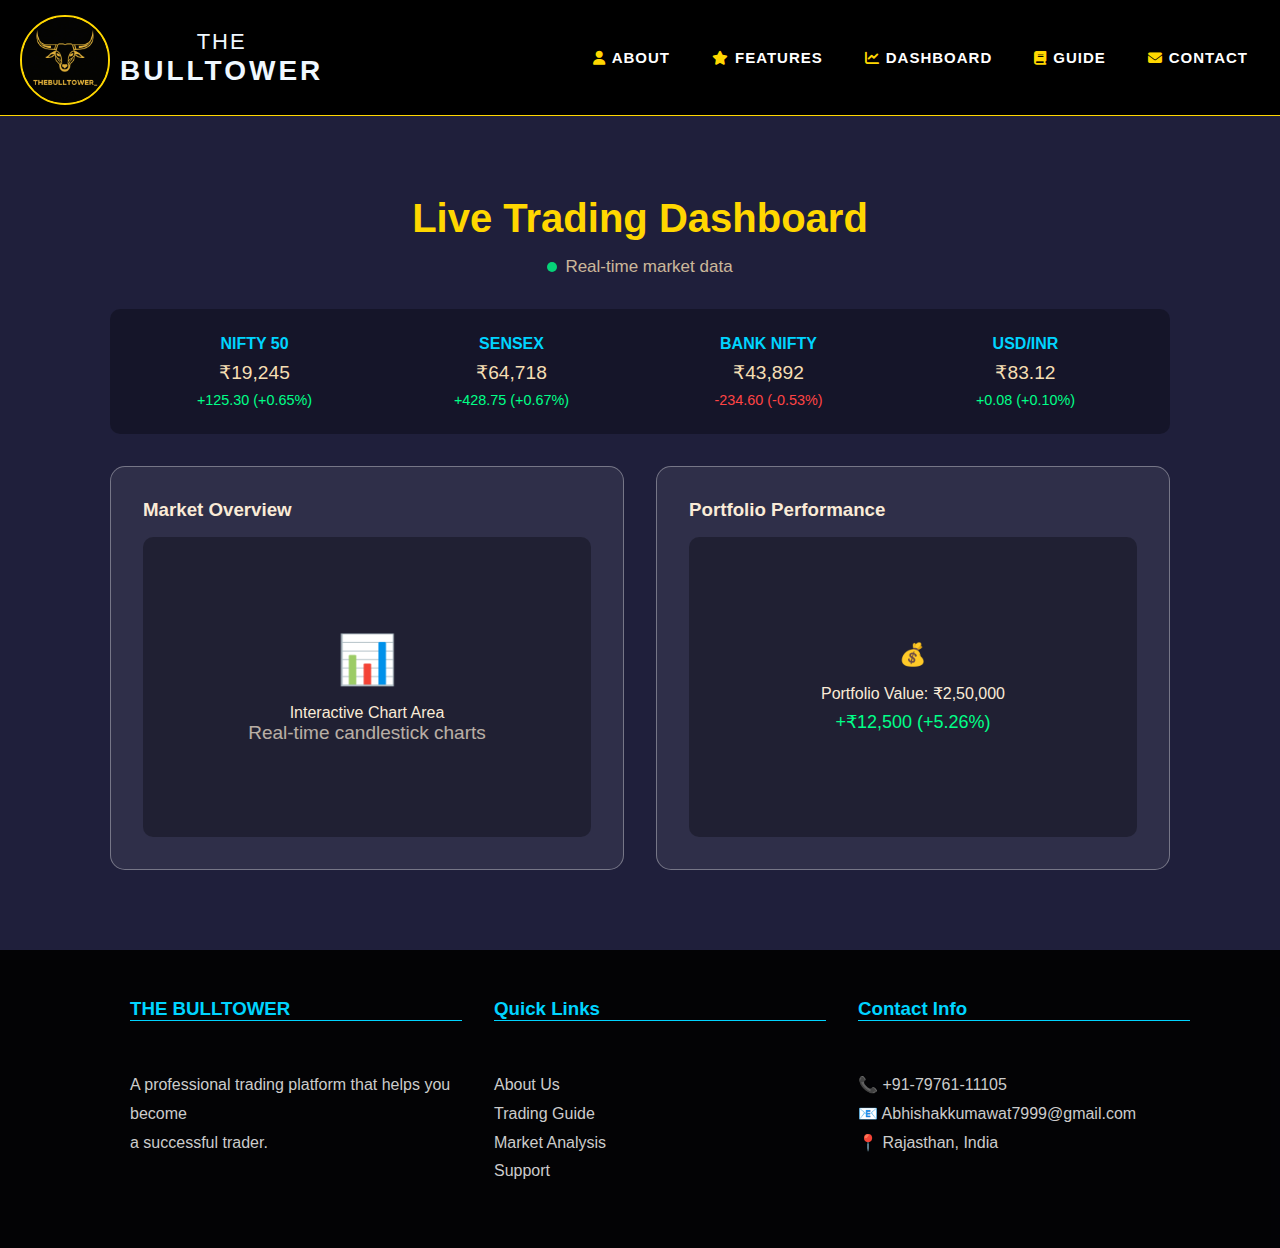
<file: index.html>
<html>
    <head>
        <link rel="stylesheet" href="mainCssFile.css">
        <link rel="stylesheet" href="https://cdnjs.cloudflare.com/ajax/libs/font-awesome/6.5.0/css/all.min.css">
        <link rel="icon" type="image/x-icon" href="favicon.ico">

        <title>home-page</title>
    </head>
    <body>
        <header class="header">
            <div class="logo-container">
              <img src="newlogo.jpg" id="logo" alt="The Bulltower Logo">
              <div class="companyname">
                <div class="topcompany">THE</div>
                <div class="company">BULLTOWER</div>
              </div>
            </div>
        
           
        
            <nav class="about">
              <a href="about.html" class="box-details"><i class="fa-solid fa-user"></i> ABOUT</a>
              <a href="FEATURES.html" class="box-details"><i class="fa-solid fa-star"></i> FEATURES</a>
              <a href="dashboard.html" class="box-details"><i class="fa-solid fa-chart-line"></i> DASHBOARD</a>
              <a href="trading-guide.html" class="box-details"><i class="fa-solid fa-book"></i> GUIDE</a>
              <a href="contact.html" class="box-details"><i class="fa-solid fa-envelope"></i> CONTACT</a>
            </nav>
        
            <div class="menu-toggle" id="menuToggle">
              <i class="fa-solid fa-bars"></i>
            </div>
          </header>
             
        </div>
        <section id="dashboard" class="trading-dashboard">
            <div class="container">
                <h2 class="section-title">Live Trading Dashboard</h2>
                <p class="section-subtitle"><span class="live-indicator"></span>Real-time market data</p>
                
                <div class="price-ticker">
                    <div class="ticker-item">
                        <div class="ticker-symbol">NIFTY 50</div>
                        <div class="ticker-price">₹19,245</div>
                        <div class="ticker-change positive">+125.30 (+0.65%)</div>
                    </div>
                    <div class="ticker-item">
                        <div class="ticker-symbol">SENSEX</div>
                        <div class="ticker-price">₹64,718</div>
                        <div class="ticker-change positive">+428.75 (+0.67%)</div>
                    </div>
                    <div class="ticker-item">
                        <div class="ticker-symbol">BANK NIFTY</div>
                        <div class="ticker-price">₹43,892</div>
                        <div class="ticker-change negative">-234.60 (-0.53%)</div>
                    </div>
                    <div class="ticker-item">
                        <div class="ticker-symbol">USD/INR</div>
                        <div class="ticker-price">₹83.12</div>
                        <div class="ticker-change positive">+0.08 (+0.10%)</div>
                    </div>
                </div>
    
                <div class="dashboard-container">
                    <div class="chart-container">
                        <h3 style="color: antiquewhite;">Market Overview</h3>
                        <div style="height: 300px; background: rgba(0, 0, 0, 0.3); border-radius: 10px; display: flex; align-items: center; justify-content: center; margin-top: 1rem;">
                            <div style="text-align: center;">
                                <div style="font-size: 3rem; margin-bottom: 1rem;">📊</div>
                                <p style="color: antiquewhite;">Interactive Chart Area</p>
                                <p style="font-size: 19px; opacity: 0.7; color: antiquewhite;">Real-time candlestick charts</p>
                            </div>
                        </div>
                    </div>
                    
                    <div class="chart-container">
                        <h3 style="color: antiquewhite;">Portfolio Performance</h3>
                        <div style="height: 300px; background: rgba(0, 0, 0, 0.3); border-radius: 10px; display: flex; align-items: center; justify-content: center; margin-top: 1rem;">
                            <div style="text-align: center;">
                                <div style="font-size: 22px; margin-bottom: 1rem;">💰</div>
                                <p style="color: antiquewhite;">Portfolio Value: ₹2,50,000</p>
                                <p style="color: #00ff88; font-size: 18px; margin-top: 0.5rem; ">+₹12,500 (+5.26%)</p>
                            </div>
                        </div>
                    </div>
                </div>
            </div>
        </section>

<!-- [base64] -->
        <footer id="contact">
            <div class="container">
                <div class="footer-content">
                    <div class="footer-section">
                        <h3>THE BULLTOWER</h3>
                        <p>A professional trading platform that helps you become 
                        <br>a successful trader.</p>
                    </div>
                    <div class="footer-section">
                        <h3>Quick Links</h3>
                        <p><a href="about.html">About Us</a></p>
                        <p><a href="trading-guide.html">Trading Guide</a></p>
                        <p><a href="login.html">Market Analysis</a></p>
                        <p><a href="login.html">Support</a></p>
                    </div>
                    <div class="footer-section">
                        <h3>Contact Info</h3>
                        <p>📞 +91-79761-11105</p>
                        <p>📧 Abhishakkumawat7999@gmail.com</p>
                        <p>📍 Rajasthan, India</p>
                    </div>
                </div>
    
            </div>
        </footer>
        <script src="home.js"></script>
    </body>
</html>
</file>
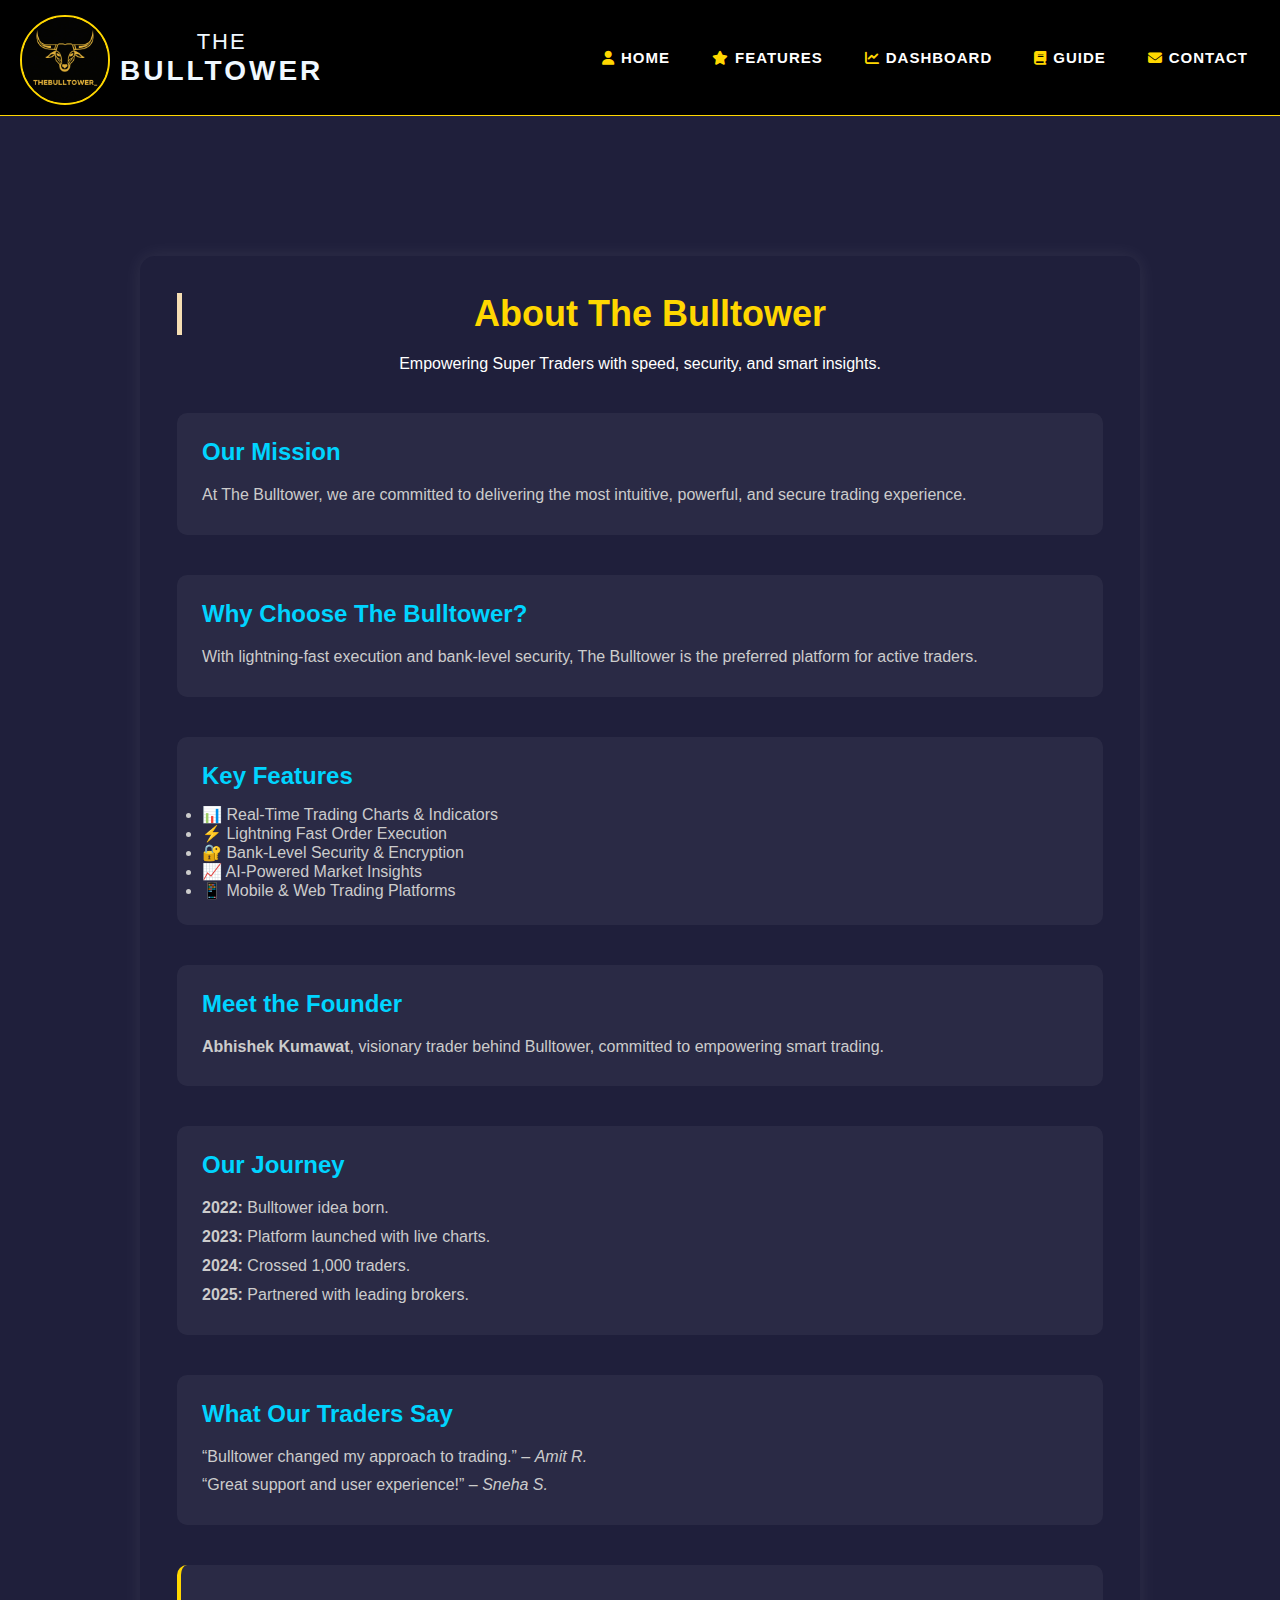
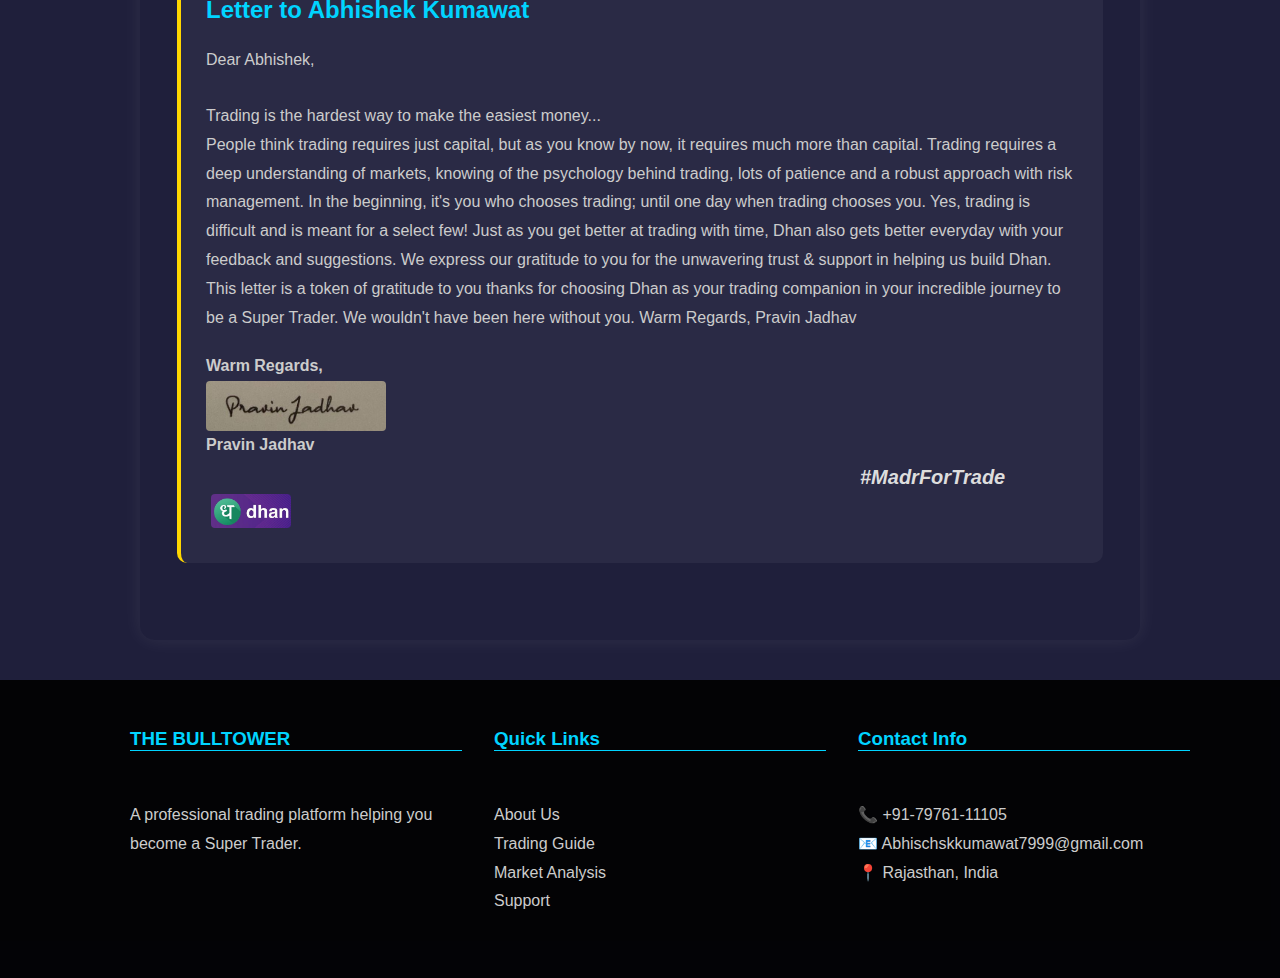
<file: about.html>
<head>
  <meta charset="UTF-8">
  <title>About-page</title>
  <link rel="stylesheet" href="mainCssFile.css">
  <link rel="stylesheet" href="https://cdnjs.cloudflare.com/ajax/libs/font-awesome/6.5.0/css/all.min.css">
  <link rel="icon" type="image/x-icon" href="favicon.ico">
</head>
<body>
  <header class="header">
    <div class="logo-container">
      <img src="newlogo.jpg" id="logo" alt="The Bulltower Logo">
      <div class="companyname">
        <div class="topcompany">THE</div>
        <div class="company">BULLTOWER</div>
      </div>
    </div>

   

    <nav class="about">
      <a href="home.html" class="box-details"><i class="fa-solid fa-user"></i>HOME</a>
      <a href="FEATURES.html" class="box-details"><i class="fa-solid fa-star"></i> FEATURES</a>
      <a href="dashboard.html" class="box-details"><i class="fa-solid fa-chart-line"></i> DASHBOARD</a>
      <a href="trading-guide.html" class="box-details"><i class="fa-solid fa-book"></i> GUIDE</a>
      <a href="contact.html" class="box-details"><i class="fa-solid fa-envelope"></i> CONTACT</a>
    </nav>

    <div class="menu-toggle" id="menuToggle">
      <i class="fa-solid fa-bars"></i>
    </div>
  </header>

<!-- [base64] -->
  <div class="main-container">
    <div class="main-header">
      <h1>About The Bulltower</h1>
      <p style="color: white;">Empowering Super Traders with speed, security, and smart insights.</p>
    </div>

    <div class="main-section">
      <h2>Our Mission</h2>
      <p>At The Bulltower, we are committed to delivering the most intuitive, powerful, and secure trading experience.</p>
    </div>

    <div class="main-section">
      <h2>Why Choose The Bulltower?</h2>
      <p>With lightning-fast execution and bank-level security, The Bulltower is the preferred platform for active traders.</p>
    </div>

    <div class="main-section">
      <h2>Key Features</h2>
      <ul>
        <li>📊 Real-Time Trading Charts & Indicators</li>
        <li>⚡ Lightning Fast Order Execution</li>
        <li>🔐 Bank-Level Security & Encryption</li>
        <li>📈 AI-Powered Market Insights</li>
        <li>📱 Mobile & Web Trading Platforms</li>
      </ul>
    </div>

    <div class="main-section">
      <h2>Meet the Founder</h2>
      <p><strong>Abhishek Kumawat</strong>, visionary trader behind Bulltower, committed to empowering smart trading.</p>
    </div>

    <div class="main-section">
      <h2>Our Journey</h2>
      <p><strong>2022:</strong> Bulltower idea born.</p>
      <p><strong>2023:</strong> Platform launched with live charts.</p>
      <p><strong>2024:</strong> Crossed 1,000 traders.</p>
      <p><strong>2025:</strong> Partnered with leading brokers.</p>
    </div>

    <div class="main-section">
      <h2>What Our Traders Say</h2>
      <p>“Bulltower changed my approach to trading.” – <em>Amit R.</em></p>
      <p>“Great support and user experience!” – <em>Sneha S.</em></p>
    </div>

    <div class="letter-block">
      <h2>Letter to Abhishek Kumawat</h2>
      <p>Dear Abhishek,</p>
      <br>
      <p>Trading is the hardest way to make the easiest money...</p>
      <p>People think trading requires just capital, but as you know by now, it requires much more than capital. Trading requires a deep understanding of markets, knowing of the psychology behind trading, lots of patience and a robust approach with risk management. In the beginning, it's you who chooses trading; until one day when trading chooses you. Yes, trading is difficult and is meant for a select few!

        Just as you get better at trading with time, Dhan also gets better everyday with your feedback and suggestions. We express our gratitude to you for the unwavering trust & support in helping us build Dhan.
        
        This letter is a token of gratitude to you thanks for choosing Dhan as your trading companion in your incredible journey to be a Super Trader.
        
        We wouldn't have been here without you.
        
        Warm Regards,
        
        Pravin Jadhav
        </p>
      <div class="signature">
        <p><strong>Warm Regards,</strong></p>
        <img src="signitute.jpg" alt="Signature of Pravin Jadhav">
        <p><strong>Pravin Jadhav</strong></p>
        <i style="font-size: 20px; font-weight: bolder; margin-left: 75%;">#MadrForTrade</i>
<img src="dhan.jpg.jpg" style="width: 80px; vertical-align: middle; margin-bottom: 10px; margin-left: 5px;">

        
      </div>
    </div>
  </div>

  <!-- [base64] -->
  <footer id="contact">
    <div class="container">
      <div class="footer-content">
        <div class="footer-section">
          <h3>THE BULLTOWER</h3>
          <p>A professional trading platform helping you become a Super Trader.</p>
        </div>
        <div class="footer-section">
          <h3>Quick Links</h3>
          <p><a href="about.html">About Us</a></p>
          <p><a href="trading-guide.html">Trading Guide</a></p>
          <p><a href="login.html">Market Analysis</a></p>
          <p><a href="login.html">Support</a></p>
        </div>
        <div class="footer-section">
          <h3>Contact Info</h3>
          <p>📞 +91-79761-11105</p>
          <p>📧 Abhischskkumawat7999@gmail.com</p>
          <p>📍 Rajasthan, India</p>
        </div>
      </div>
    </div>
  </footer>
  <script src="home.js"></script>
</body>
</html>
</file>
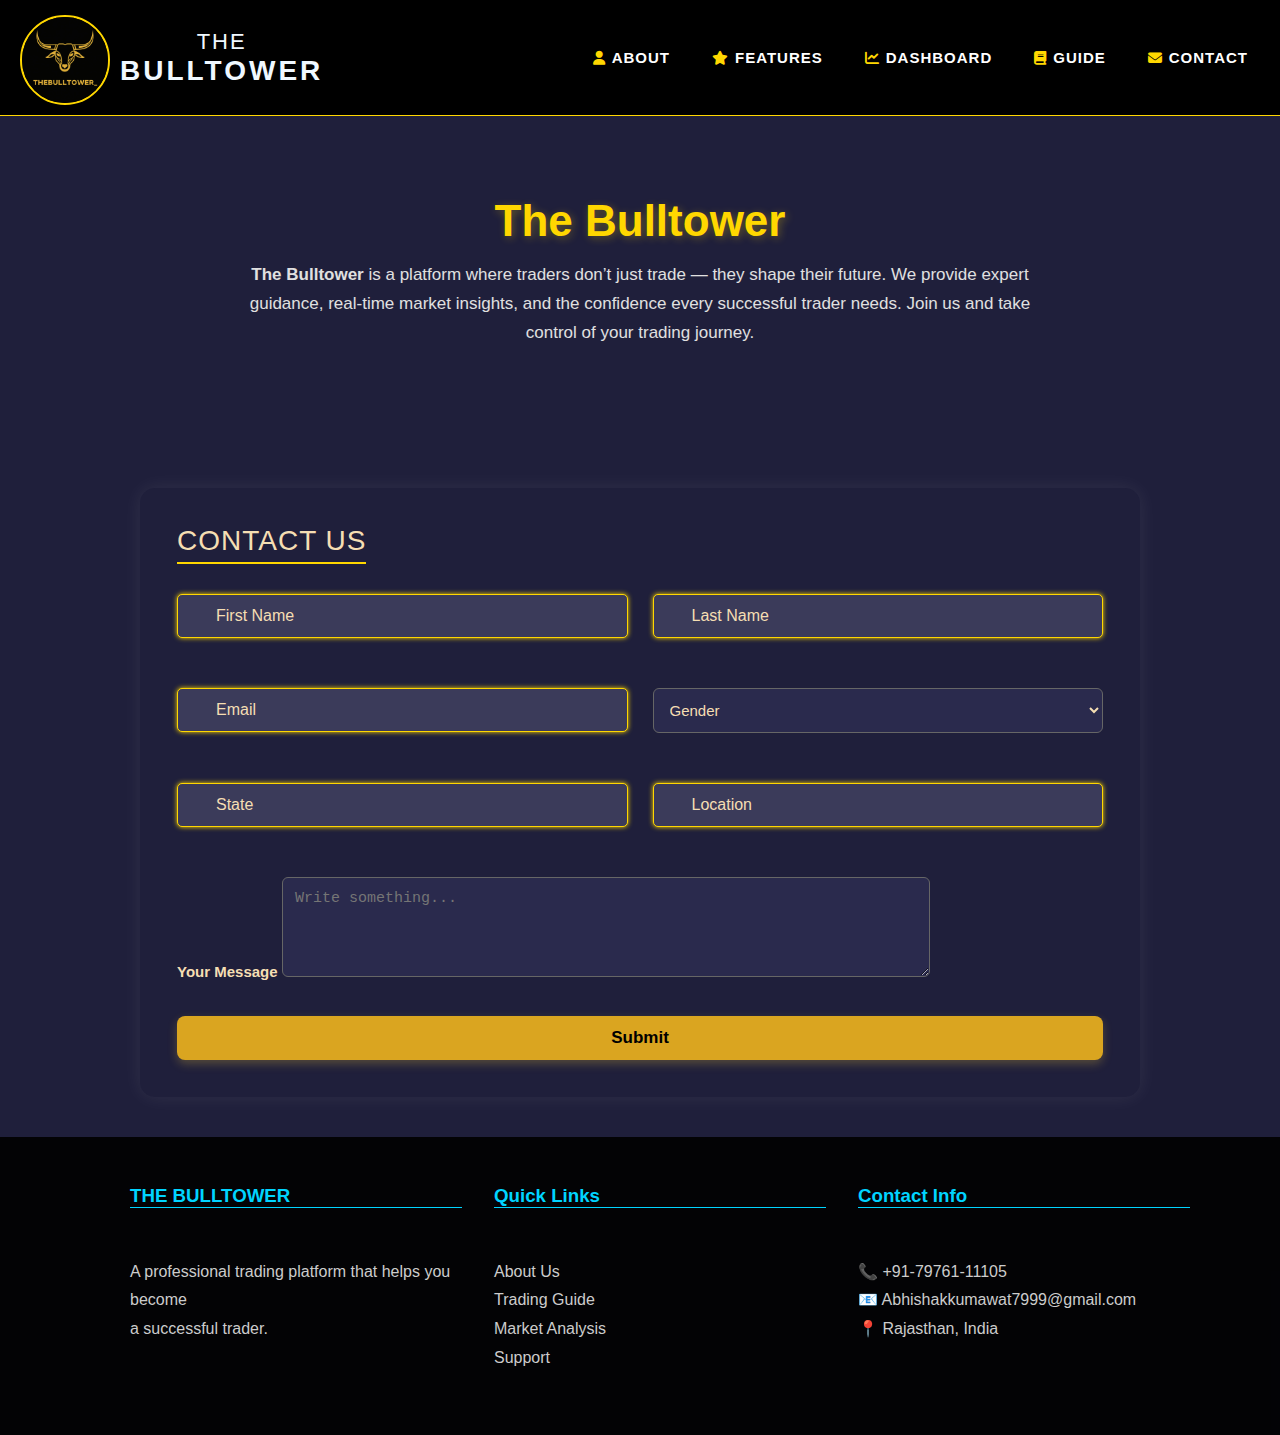
<file: contact.html>
<html>
    <head>
      <link rel="stylesheet" href="mainCssFile.css">
        <link rel="stylesheet" href="https://cdnjs.cloudflare.com/ajax/libs/font-awesome/6.5.0/css/all.min.css">
        <link rel="icon" type="image/x-icon" href="favicon.ico">
        <title>CONTACT-PAGE</title>
    </head>
<body>

  <header class="header">
    <div class="logo-container">
      <img src="newlogo.jpg" id="logo" alt="The Bulltower Logo">
      <div class="companyname">
        <div class="topcompany">THE</div>
        <div class="company">BULLTOWER</div>
      </div>
    </div>

   

    <nav class="about">
      <a href="about.html" class="box-details"><i class="fa-solid fa-user"></i> ABOUT</a>
      <a href="FEATURES.html" class="box-details"><i class="fa-solid fa-star"></i> FEATURES</a>
      <a href="dashboard.html" class="box-details"><i class="fa-solid fa-chart-line"></i> DASHBOARD</a>
      <a href="trading-guide.html" class="box-details"><i class="fa-solid fa-book"></i> GUIDE</a>
      <a href="contact.html" class="box-details"><i class="fa-solid fa-envelope"></i> CONTACT</a>
    </nav>

    <div class="menu-toggle" id="menuToggle">
      <i class="fa-solid fa-bars"></i>
    </div>
  </header>
    
<!-- ---------------------------------------------------------------------------------------------------------------------------------------------------- -->
<div class="companyname-contact">The Bulltower</div>

  <!-- 🔶 Intro Paragraph Outside Contact Box -->
  <div class="intro-paragraph">
    <strong>The Bulltower</strong> is a platform where traders don’t just trade — they shape their future. We provide expert guidance, real-time market insights, and the confidence every successful trader needs. Join us and take control of your trading journey.
  </div>
  

  <!-- 🔷 Contact Form Container -->
  <div class="main-container">
    <div class="form-title">Contact Us</div>

    <form action="#" method="post">
      <div class="form-group">
        <label for="fname"></label>
        <input type="text" id="fname" name="fname"  value="First Name">
      </div>

      <div class="form-group">
        <label for="lname"></label>
        <input type="text" id="lname" name="lname" value="Last Name" required>
      </div>

      <div class="form-group">
        <label for="email"></label>
        <input type="email" id="email" name="email" value="Email" required>
      </div>

      <div class="form-group">
        <label for="gender"></label>
        <select id="gender" name="gender" required>
          <option value="">Gender</option>
          <option>Male</option>
          <option>Female</option>
          <option>Other</option>
        </select>
      </div>

      <div class="form-group">
        <label for="state"></label>
        <input type="text" id="state" name="state" value="State">
      </div>

      <div class="form-group">
        <label for="location"></label>
        <input type="text" id="location" name="location" value="Location">
      </div>

      <div class="form-group-full">
        <label for="message">Your Message</label>
        <textarea id="message" name="message" placeholder="Write something..."></textarea>
      </div>

      <div class="form-group-full" style="text-align: center;">
        <button type="submit" class="submit-button"><a href="login.html">Submit</a></button>
      </div>
    </form>
    </div>
<!-- ---------------------------------------------------------------------------------------------------------------------------------------------------- -->
  
<footer id="contact">
        <div class="container">
            <div class="footer-content">
                <div class="footer-section">
                    <h3>THE BULLTOWER</h3>
                    <p>A professional trading platform that helps you become 
                    <br>a successful trader.</p>
                </div>
                <div class="footer-section">
                    <h3>Quick Links</h3>
                    <p><a href="about.html">About Us</a></p>
                    <p><a href="trading-guide.html">Trading Guide</a></p>
                    <p><a href="login.html">Market Analysis</a></p>
                    <p><a href="login.html">Support</a></p>
                </div>
                <div class="footer-section">
                    <h3>Contact Info</h3>
                    <p>📞 +91-79761-11105</p>
                    <p>📧 Abhishakkumawat7999@gmail.com</p>
                    <p>📍 Rajasthan, India</p>
                </div>
            </div>

        </div>
    </footer>
    <script src="home.js"></script>
</body>
</html>
</file>
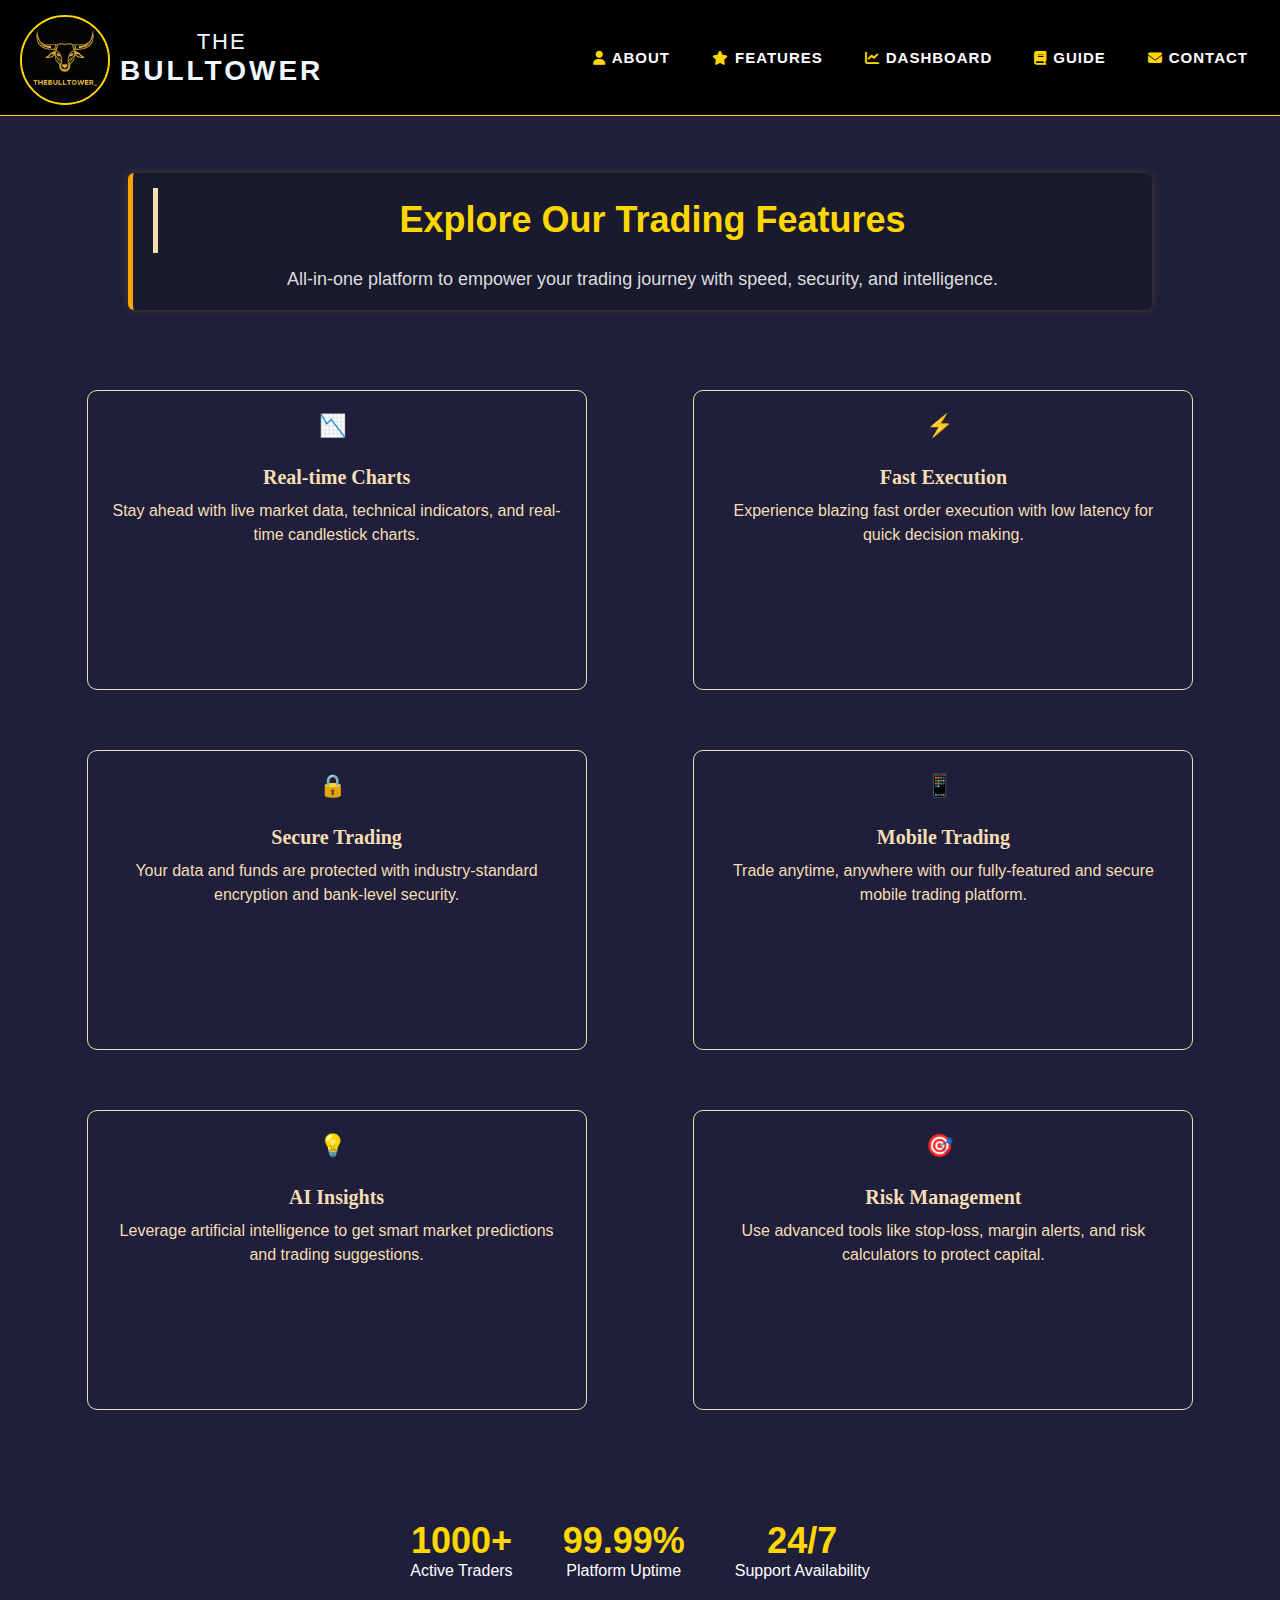
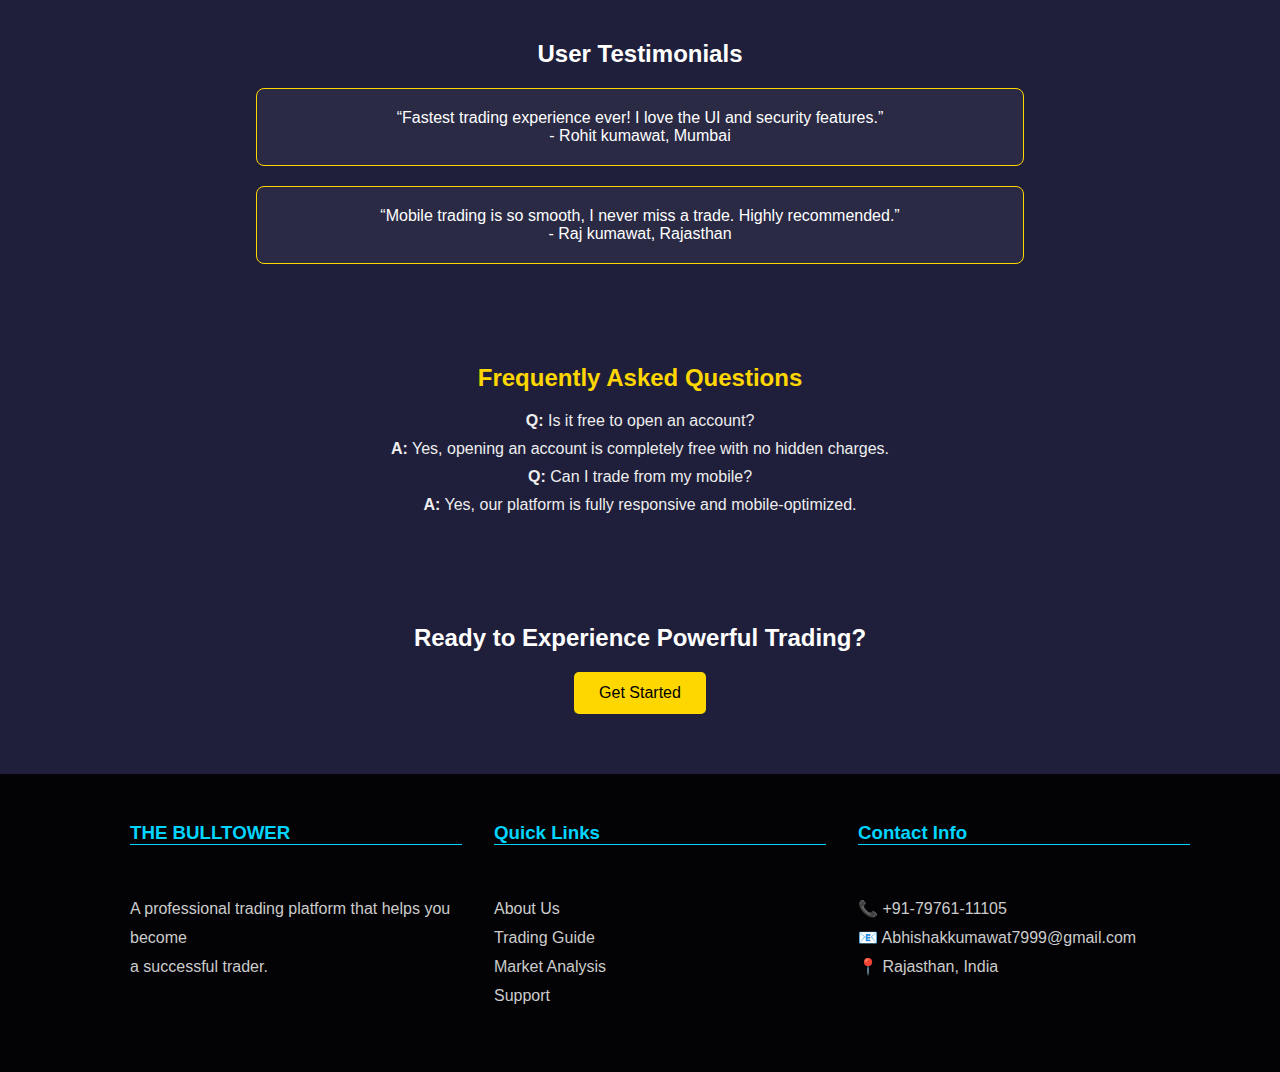
<file: FEATURES.html>
<html>
    <head>
        <link rel="stylesheet" href="mainCssFile.css">
        <link rel="stylesheet" href="https://cdnjs.cloudflare.com/ajax/libs/font-awesome/6.5.0/css/all.min.css">
        <link rel="icon" type="image/x-icon" href="favicon.ico">
        <title>FRATURES-PAGE</title>
    </head>
<body>

    <header class="header">
        <div class="logo-container">
            <img src="newlogo.jpg" id="logo" alt="The Bulltower Logo">
          <div class="companyname">
            <div class="topcompany">THE</div>
            <div class="company">BULLTOWER</div>
          </div>
        </div>
    
       
    
        <nav class="about">
          <a href="about.html" class="box-details"><i class="fa-solid fa-user"></i> ABOUT</a>
          <a href="FEATURES.html" class="box-details"><i class="fa-solid fa-star"></i> FEATURES</a>
          <a href="dashboard.html" class="box-details"><i class="fa-solid fa-chart-line"></i> DASHBOARD</a>
          <a href="trading-guide.html" class="box-details"><i class="fa-solid fa-book"></i> GUIDE</a>
          <a href="contact.html" class="box-details"><i class="fa-solid fa-envelope"></i> CONTACT</a>
        </nav>
    
        <div class="menu-toggle" id="menuToggle">
          <i class="fa-solid fa-bars"></i>
        </div>
      </header>
   
<!-- ---------------------------------------------------------------------------------------------------------------------------------------------------- -->
    <div class="intro">
        <h1>Explore Our Trading Features</h1>
        <p>All-in-one platform to empower your trading journey with speed, security, and intelligence.</p>
    </div>

    <div class="main-box">
        <div class="box1">
            <i class="emoji">📉</i>
            <span>Real-time Charts</span>
            <p>Stay ahead with live market data, technical indicators, and real-time candlestick charts.</p>
        </div>
        <div class="box1">
            <i class="emoji">⚡</i>
            <span>Fast Execution</span>
            <p>Experience blazing fast order execution with low latency for quick decision making.</p>
        </div>
        <div class="box1">
            <i class="emoji">🔒</i>
            <span>Secure Trading</span>
            <p>Your data and funds are protected with industry-standard encryption and bank-level security.</p>
        </div>
        <div class="box1">
            <i class="emoji">📱</i>
            <span>Mobile Trading</span>
            <p>Trade anytime, anywhere with our fully-featured and secure mobile trading platform.</p>
        </div>
        <div class="box1">
            <i class="emoji">💡</i>
            <span>AI Insights</span>
            <p>Leverage artificial intelligence to get smart market predictions and trading suggestions.</p>
        </div>
        <div class="box1">
            <i class="emoji">🎯</i>
            <span>Risk Management</span>
            <p>Use advanced tools like stop-loss, margin alerts, and risk calculators to protect capital.</p>
        </div>
    </div>

    <div class="stats">
        <div>
            <h2>1000+</h2>
            <p>Active Traders</p>
        </div>
        <div>
            <h2>99.99%</h2>
            <p>Platform Uptime</p>
        </div>
        <div>
            <h2>24/7</h2>
            <p>Support Availability</p>
        </div>
    </div>

    <div class="testimonial-section">
        <h2>User Testimonials</h2>
        <div class="testimonial-box">
            <p>“Fastest trading experience ever! I love the UI and security features.”</p>
            <span>- Rohit kumawat, Mumbai
            </span>
        </div>
        <div class="testimonial-box">
            <p>“Mobile trading is so smooth, I never miss a trade. Highly recommended.”</p>
            <span>- Raj kumawat, Rajasthan</span>
        </div>
    </div>

    <div class="faq">
        <h2>Frequently Asked Questions</h2>
        <p><strong>Q:</strong> Is it free to open an account?</p>
        <p><strong>A:</strong> Yes, opening an account is completely free with no hidden charges.</p>
        <p><strong>Q:</strong> Can I trade from my mobile?</p>
        <p><strong>A:</strong> Yes, our platform is fully responsive and mobile-optimized.</p>
    </div>

    <div class="cta">
        <h2>Ready to Experience Powerful Trading?</h2>
        <button>Get Started</button>
    </div>

<!-- ---------------------------------------------------------------------------------------------------------------------------------------------------- -->
  
<footer id="contact">
        <div class="container">
            <div class="footer-content">
                <div class="footer-section">
                    <h3>THE BULLTOWER</h3>
                    <p>A professional trading platform that helps you become 
                    <br>a successful trader.</p>
                </div>
                <div class="footer-section">
                    <h3>Quick Links</h3>
                    <p><a href="about.html">About Us</a></p>
                    <p><a href="trading-guide.html">Trading Guide</a></p>
                    <p><a href="login.html">Market Analysis</a></p>
                    <p><a href="login.html">Support</a></p>
                </div>
                <div class="footer-section">
                    <h3>Contact Info</h3>
                    <p>📞 +91-79761-11105</p>
                    <p>📧 Abhishakkumawat7999@gmail.com</p>
                    <p>📍 Rajasthan, India</p>
                </div>
            </div>

        </div>
    </footer>
    <script src="home.js"></script>
</body>
</html>
</file>
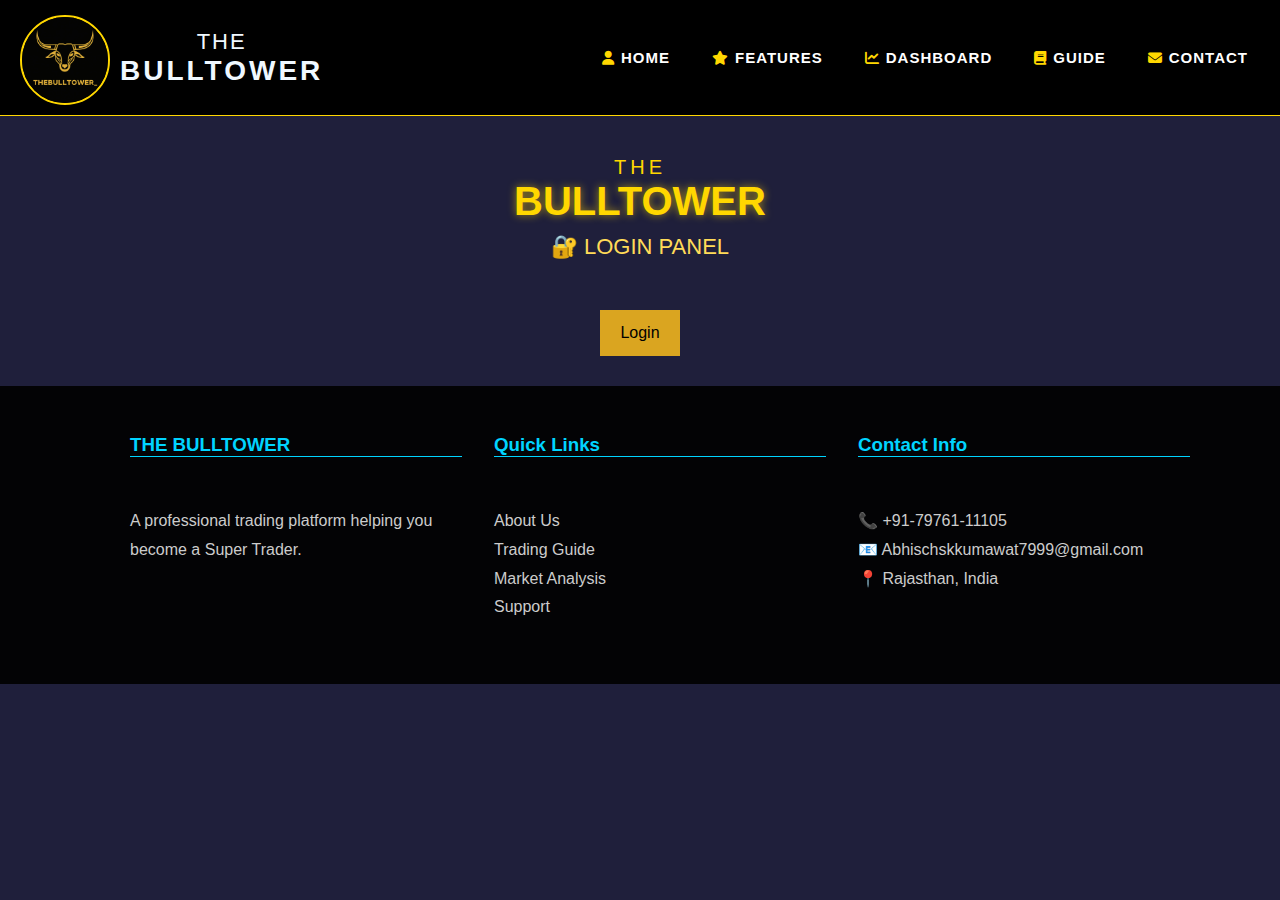
<file: login.html>
<head>
  <title>The Bulltower - Login</title>
  <link rel="stylesheet" href="mainCssFile.css">
  <link rel="stylesheet" href="https://cdnjs.cloudflare.com/ajax/libs/font-awesome/6.5.0/css/all.min.css">
        <link rel="icon" type="image/x-icon" href="favicon.ico">

</head>
<body>
  <header class="header">
    <div class="logo-container">
      <img src="newlogo.jpg" id="logo" alt="The Bulltower Logo">
      <div class="companyname">
        <div class="topcompany">THE</div>
        <div class="company">BULLTOWER</div>
      </div>
    </div>

   

    <nav class="about">
      <a href="home.html" class="box-details"><i class="fa-solid fa-user"></i>HOME</a>
      <a href="FEATURES.html" class="box-details"><i class="fa-solid fa-star"></i> FEATURES</a>
      <a href="dashboard.html" class="box-details"><i class="fa-solid fa-chart-line"></i> DASHBOARD</a>
      <a href="trading-guide.html" class="box-details"><i class="fa-solid fa-book"></i> GUIDE</a>
      <a href="contact.html" class="box-details"><i class="fa-solid fa-envelope"></i> CONTACT</a>
    </nav>

    <div class="menu-toggle" id="menuToggle">
      <i class="fa-solid fa-bars"></i>
    </div>
  </header>
  <div class="company-title">
    <div class="top">THE</div>
    <div class="main">BULLTOWER</div>
    <div class="guide">🔐 LOGIN PANEL</div>
  </div>

  <button class="openBtn" onclick="document.getElementById('loginModal').style.display='block'">Login</button>

  <div id="loginModal" class="modal">
    <div class="modal-content">
      <span class="close" onclick="document.getElementById('loginModal').style.display='none'">&times;</span>
      <div class="imgcontainer">
        <img src="newlogo.jpg" id="logo" alt="The Bulltower Logo">
      </div>

      <div id="error" class="error-msg">Please enter username and password</div>

      <form onsubmit="return validateLogin()">
        <div class="form-group">
          <input type="text" id="uname" required placeholder=" ">
          <label for="uname">Username</label>
          <span class="icon">👤</span>
        </div>

        <div class="form-group">
          <input type="password" id="psw" required placeholder=" e">
          <label for="psw">Password</label>
          <span class="icon">🔒</span>
        </div>

        <button type="submit">Login</button>
        <button type="button" class="signupbtn">Sign Up</button>

        <div class="psw">Forgot <a href="#">password?</a></div>
      </form>
    </div>
  </div>

  <footer id="contact">
    <div class="container">
      <div class="footer-content">
        <div class="footer-section">
          <h3>THE BULLTOWER</h3>
          <p>A professional trading platform helping you become a Super Trader.</p>
        </div>
        <div class="footer-section">
          <h3>Quick Links</h3>
          <p><a href="about.html">About Us</a></p>
          <p><a href="trading-guide.html">Trading Guide</a></p>
          <p><a href="login.html">Market Analysis</a></p>
          <p><a href="login.html">Support</a></p>
        </div>
        <div class="footer-section">
          <h3>Contact Info</h3>
          <p>📞 +91-79761-11105</p>
          <p>📧 Abhischskkumawat7999@gmail.com</p>
          <p>📍 Rajasthan, India</p>
        </div>
      </div>
    </div>
  </footer>
  <script>
    function validateLogin() {
      var user = document.getElementById("uname").value;
      var pass = document.getElementById("psw").value;
  
      if (user === "Rajkumawat00" && pass === "R@jkumawat") {
        window.location.href = "https://www.instagram.com/";
        return false; // Prevent form reload
      } else {
        alert("❌ Incorrect username or password!");
        return false; // Prevent form reload
      }
    }
  </script>
  <script src="home.js"></script>
</body>
</html>
</file>
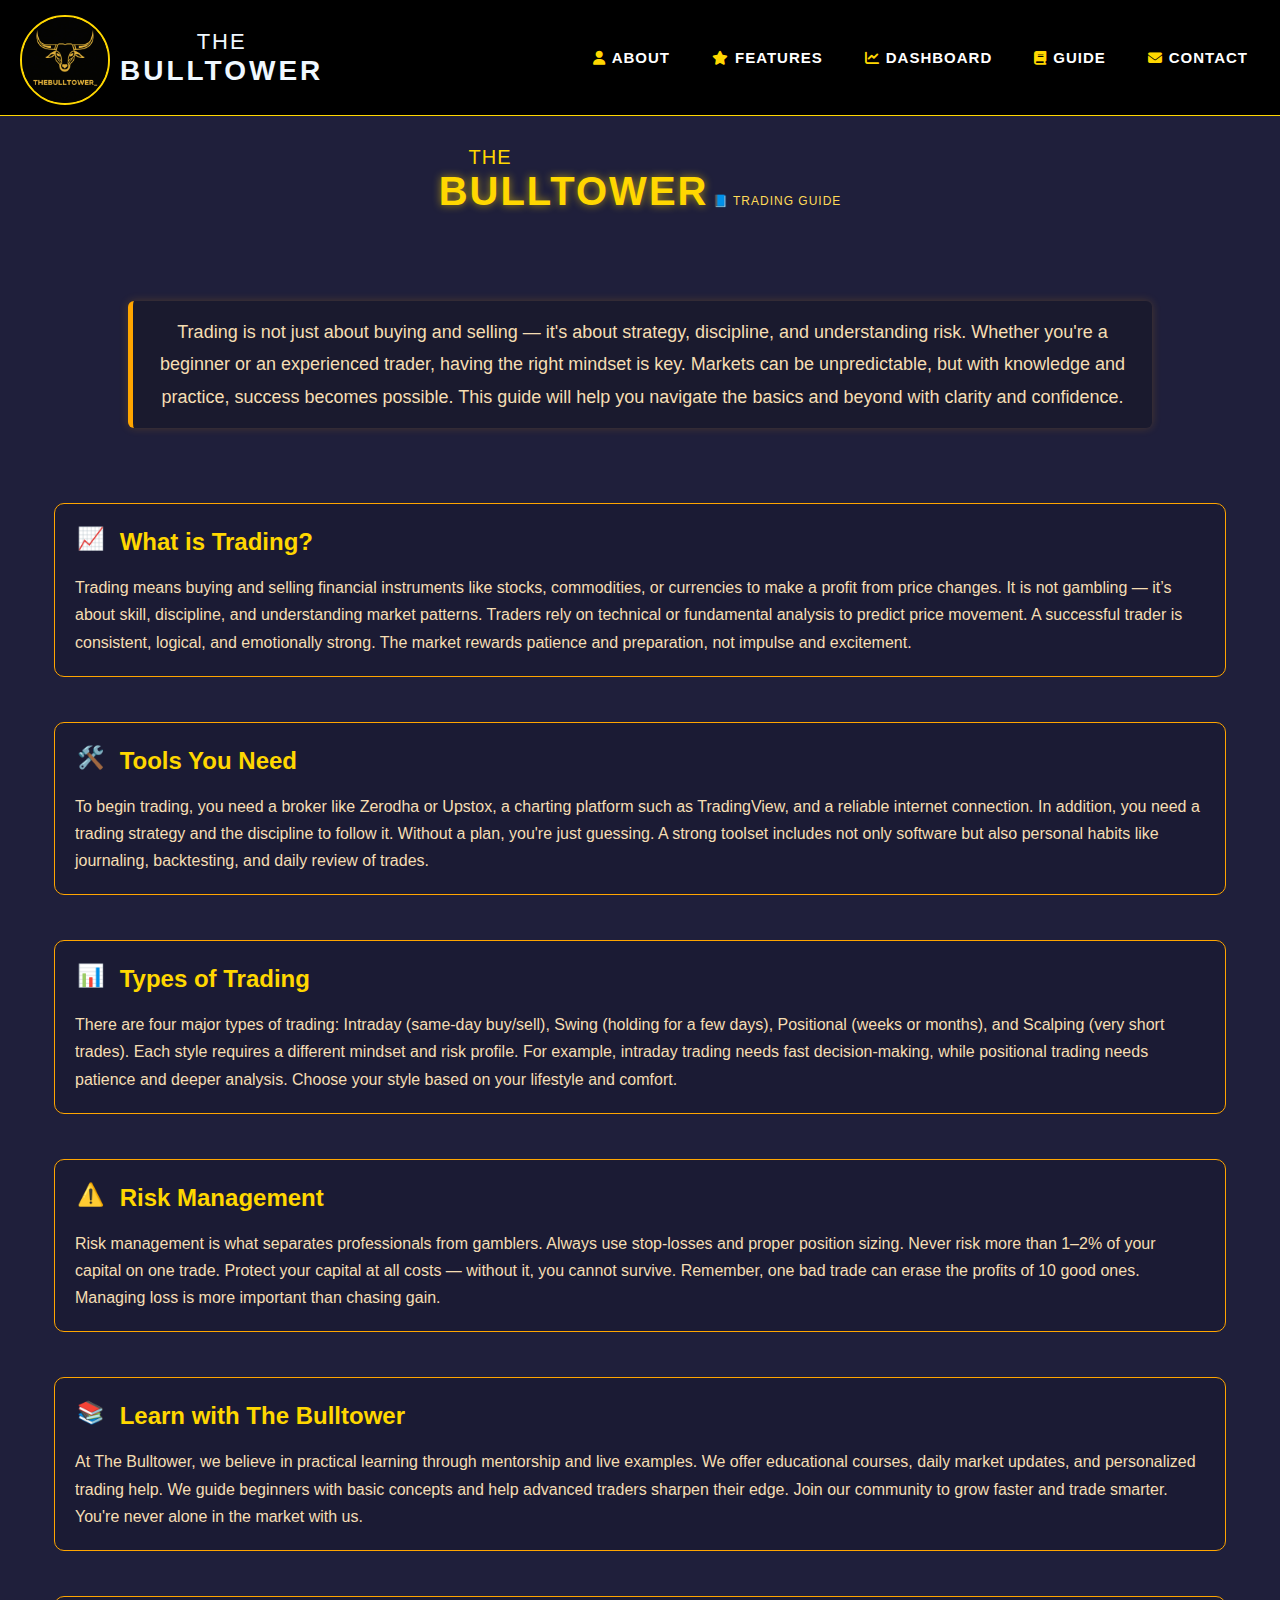
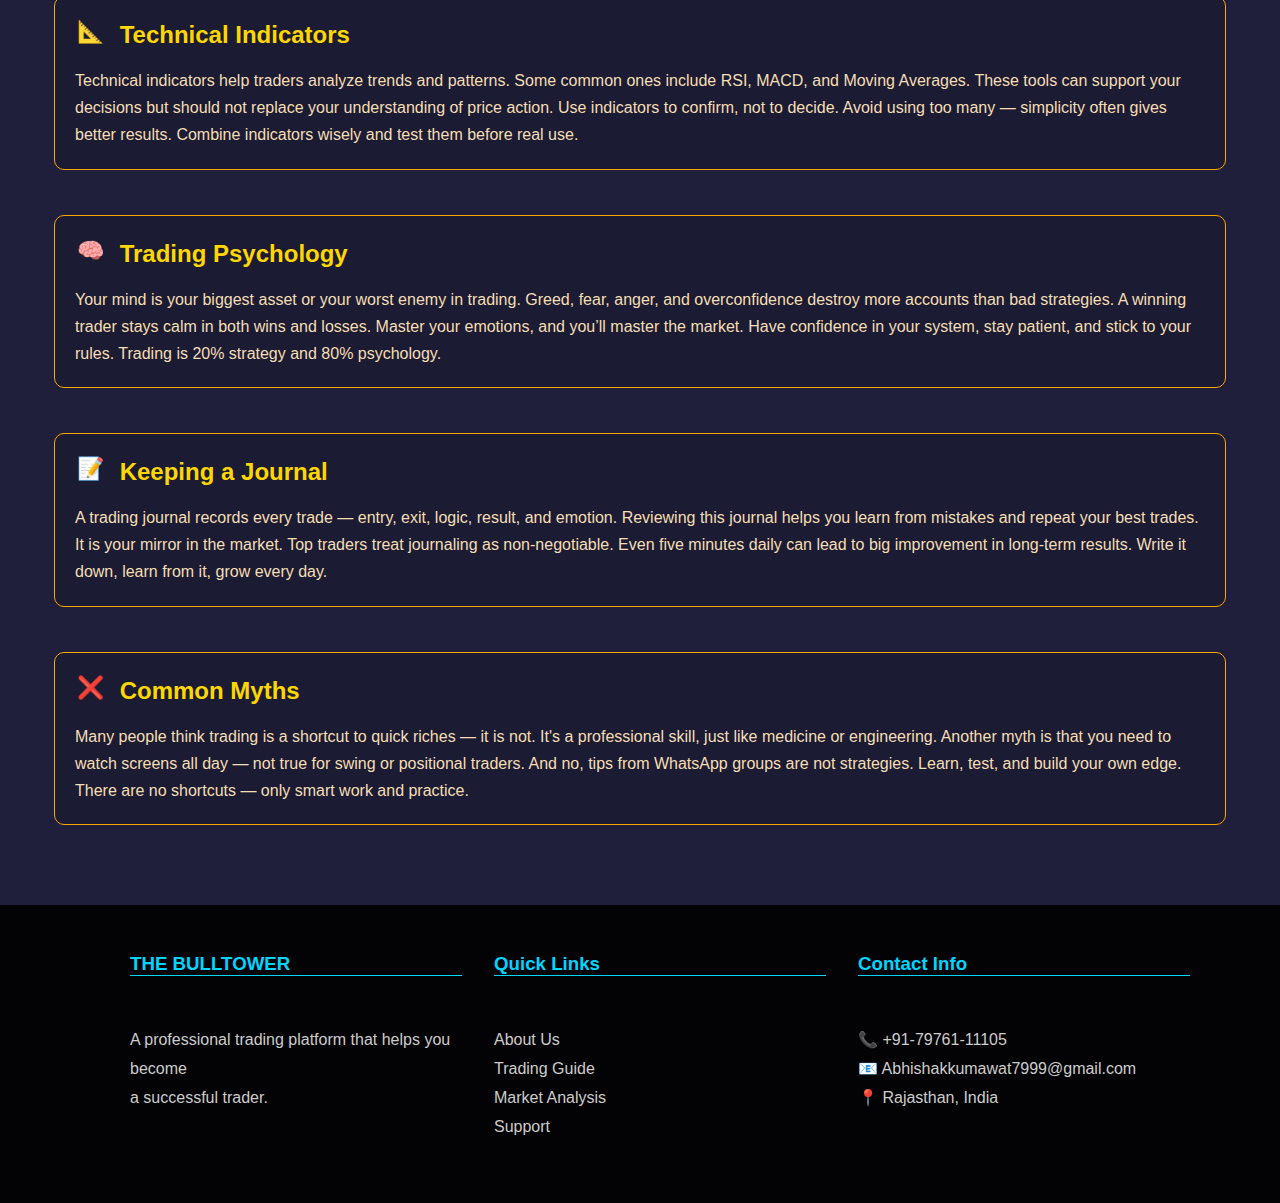
<file: trading-guide.html>
<!DOCTYPE html>
<html lang="en">
<head>
  <meta charset="UTF-8">
  <title>Trading Guide - The Bulltower</title>
  <link rel="stylesheet" href="mainCssFile.css">
  <link rel="stylesheet" href="https://cdnjs.cloudflare.com/ajax/libs/font-awesome/6.5.0/css/all.min.css">
  <link rel="icon" type="image/x-icon" href="favicon.ico">
</head>
<body>
  <header class="header">
    <div class="logo-container">
      <img src="newlogo.jpg" id="logo" alt="The Bulltower Logo">
      <div class="companyname">
        <div class="topcompany">THE</div>
        <div class="company">BULLTOWER</div>
      </div>
    </div>

   

    <nav class="about">
      <a href="about.html" class="box-details"><i class="fa-solid fa-user"></i> ABOUT</a>
      <a href="FEATURES.html" class="box-details"><i class="fa-solid fa-star"></i> FEATURES</a>
      <a href="dashboard.html" class="box-details"><i class="fa-solid fa-chart-line"></i> DASHBOARD</a>
      <a href="trading-guide.html" class="box-details"><i class="fa-solid fa-book"></i> GUIDE</a>
      <a href="contact.html" class="box-details"><i class="fa-solid fa-envelope"></i> CONTACT</a>
    </nav>

    <div class="menu-toggle" id="menuToggle">
      <i class="fa-solid fa-bars"></i>
    </div>
  </header>

<!-- ---------------------------------------------------------------------------------------------------------------------------------------------------------------   -->
  <div class="title">
    <span class="top">THE</span>
    <span class="main">BULLTOWER</span>
    <span class="guide">📘 TRADING GUIDE</span>
  </div>
    <!-- Intro Paragraph -->
    <p class="intro">
      Trading is not just about buying and selling — it's about strategy, discipline, and understanding risk.
      Whether you're a beginner or an experienced trader, having the right mindset is key.
      Markets can be unpredictable, but with knowledge and practice, success becomes possible.
      This guide will help you navigate the basics and beyond with clarity and confidence.
    </p>
    

    <div class="section">
      <h2><span class="emoji">📈</span> What is Trading?</h2>
      <p>Trading means buying and selling financial instruments like stocks, commodities, or currencies to make a profit from price changes. It is not gambling — it’s about skill, discipline, and understanding market patterns. Traders rely on technical or fundamental analysis to predict price movement. A successful trader is consistent, logical, and emotionally strong. The market rewards patience and preparation, not impulse and excitement.</p>
    </div>

    <div class="section">
      <h2><span class="emoji">🛠️</span> Tools You Need</h2>
      <p>To begin trading, you need a broker like Zerodha or Upstox, a charting platform such as TradingView, and a reliable internet connection. In addition, you need a trading strategy and the discipline to follow it. Without a plan, you're just guessing. A strong toolset includes not only software but also personal habits like journaling, backtesting, and daily review of trades.</p>
    </div>

    <div class="section">
      <h2><span class="emoji">📊</span> Types of Trading</h2>
      <p>There are four major types of trading: Intraday (same-day buy/sell), Swing (holding for a few days), Positional (weeks or months), and Scalping (very short trades). Each style requires a different mindset and risk profile. For example, intraday trading needs fast decision-making, while positional trading needs patience and deeper analysis. Choose your style based on your lifestyle and comfort.</p>
    </div>

    <div class="section">
      <h2><span class="emoji">⚠️</span> Risk Management</h2>
      <p>Risk management is what separates professionals from gamblers. Always use stop-losses and proper position sizing. Never risk more than 1–2% of your capital on one trade. Protect your capital at all costs — without it, you cannot survive. Remember, one bad trade can erase the profits of 10 good ones. Managing loss is more important than chasing gain.</p>
    </div>

    <div class="section">
      <h2><span class="emoji">📚</span> Learn with The Bulltower</h2>
      <p>At The Bulltower, we believe in practical learning through mentorship and live examples. We offer educational courses, daily market updates, and personalized trading help. We guide beginners with basic concepts and help advanced traders sharpen their edge. Join our community to grow faster and trade smarter. You're never alone in the market with us.</p>
    </div>

    <div class="section">
      <h2><span class="emoji">📐</span> Technical Indicators</h2>
      <p>Technical indicators help traders analyze trends and patterns. Some common ones include RSI, MACD, and Moving Averages. These tools can support your decisions but should not replace your understanding of price action. Use indicators to confirm, not to decide. Avoid using too many — simplicity often gives better results. Combine indicators wisely and test them before real use.</p>
    </div>

    <div class="section">
      <h2><span class="emoji">🧠</span> Trading Psychology</h2>
      <p>Your mind is your biggest asset or your worst enemy in trading. Greed, fear, anger, and overconfidence destroy more accounts than bad strategies. A winning trader stays calm in both wins and losses. Master your emotions, and you’ll master the market. Have confidence in your system, stay patient, and stick to your rules. Trading is 20% strategy and 80% psychology.</p>
    </div>

    <div class="section">
      <h2><span class="emoji">📝</span> Keeping a Journal</h2>
      <p>A trading journal records every trade — entry, exit, logic, result, and emotion. Reviewing this journal helps you learn from mistakes and repeat your best trades. It is your mirror in the market. Top traders treat journaling as non-negotiable. Even five minutes daily can lead to big improvement in long-term results. Write it down, learn from it, grow every day.</p>
    </div>

    <div class="section" style="margin-bottom: 80px;">
      <h2><span class="emoji">❌</span> Common Myths</h2>
      <p>Many people think trading is a shortcut to quick riches — it is not. It's a professional skill, just like medicine or engineering. Another myth is that you need to watch screens all day — not true for swing or positional traders. And no, tips from WhatsApp groups are not strategies. Learn, test, and build your own edge. There are no shortcuts — only smart work and practice.</p>
    </div>
  </div>
  <!-- [base64] -->

  <footer id="contact">
    <div class="container">
        <div class="footer-content">
            <div class="footer-section">
                <h3>THE BULLTOWER</h3>
                <p>A professional trading platform that helps you become 
                <br>a successful trader.</p>
            </div>
            <div class="footer-section">
                <h3>Quick Links</h3>
                <p><a href="about.html">About Us</a></p>
                <p><a href="trading-guide.html">Trading Guide</a></p>
                <p><a href="login.html">Market Analysis</a></p>
                <p><a href="login.html">Support</a></p>
            </div>
            <div class="footer-section">
                <h3>Contact Info</h3>
                <p>📞 +91-79761-11105</p>
                <p>📧 Abhishakkumawat7999@gmail.com</p>
                <p>📍 Rajasthan, India</p>
            </div>
        </div>
  
    </div>
  </footer>
  <script src="home.js"></script>
</body>
</html>
</file>
<file: mainCssFile.css>
@import "home.css";
@import "headerfooter.css";
@import "FEATURES.css";
@import "contact.css";
@import "about.css";
@import "login.css";
@import "dashboard.css";
@import "tradingGuide.css";
</file>
